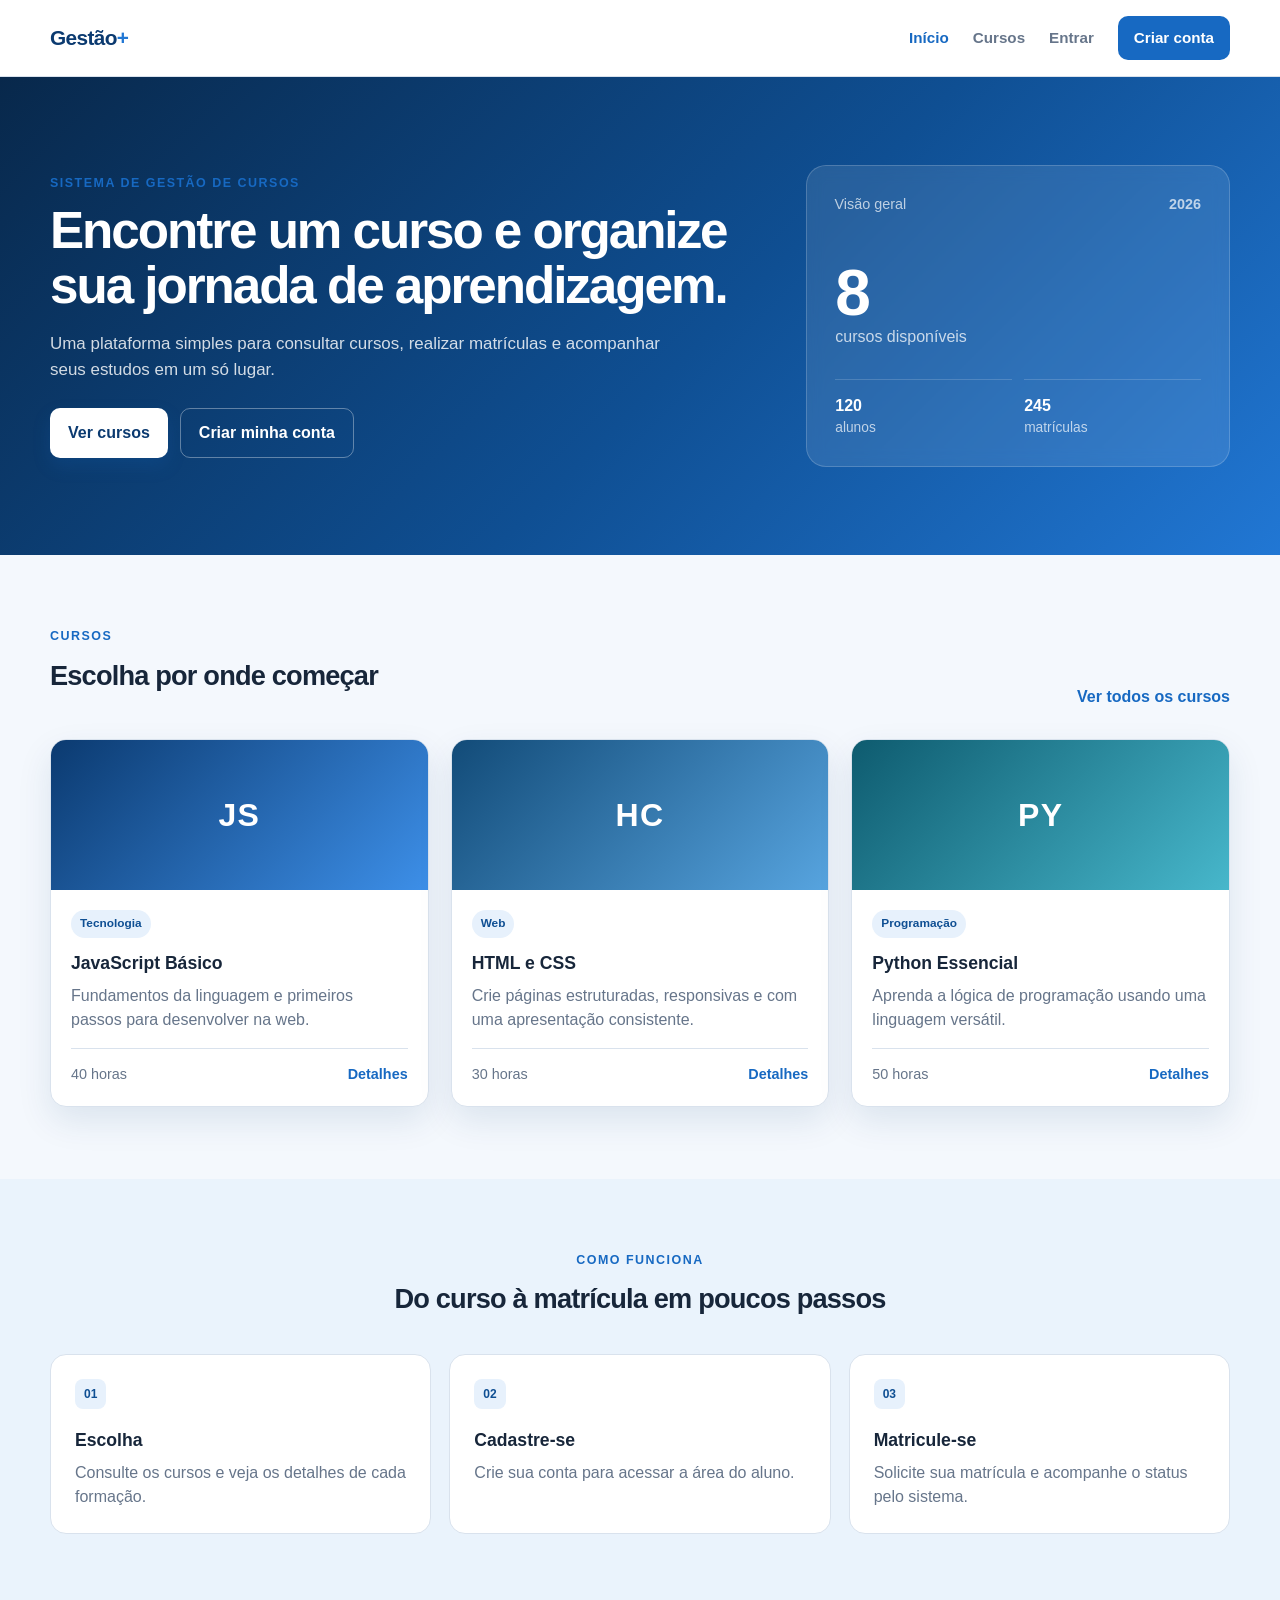
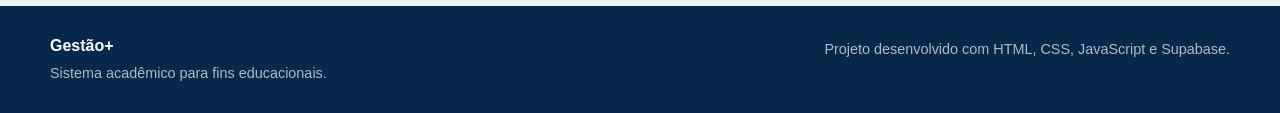
<file: index.html>
<!DOCTYPE html>
<html lang="pt-BR">
<head>
    <meta charset="UTF-8">
    <meta name="viewport" content="width=device-width, initial-scale=1.0">
    <meta name="description" content="Sistema simples de gestão de cursos.">
    <title>Gestão de Cursos | Início</title>
    <link rel="stylesheet" href="css/global.css">
    <link rel="stylesheet" href="css/index.css">
</head>
<body>
    <!-- Cabeçalho principal do site. A navegação ainda é estática nesta primeira versão. -->
    <header class="site-header">
        <div class="container nav-wrapper">
            <a class="brand" href="index.html">Gestão<span>+</span></a>
            <nav class="main-nav" aria-label="Navegação principal">
                <a class="active" href="index.html">Início</a>
                <a href="cursos.html">Cursos</a>
                <a href="login.html">Entrar</a>
                <a class="nav-button" href="cadastro.html">Criar conta</a>
            </nav>
        </div>
    </header>

        <!-- A home foi montada para apresentar o objetivo do sistema e levar o usuário rapidamente para os cursos. -->
<main>
        <section class="hero-section">
            <div class="container hero-grid">
                <div class="hero-content">
                    <p class="eyebrow">SISTEMA DE GESTÃO DE CURSOS</p>
                    <h1>Encontre um curso e organize sua jornada de aprendizagem.</h1>
                    <p class="hero-text">Uma plataforma simples para consultar cursos, realizar matrículas e acompanhar seus estudos em um só lugar.</p>
                    <div class="hero-actions">
                        <a class="button primary" href="cursos.html">Ver cursos</a>
                        <a class="button secondary" href="cadastro.html">Criar minha conta</a>
                    </div>
                </div>
                <div class="hero-card">
                    <div class="hero-card-top">
                        <span>Visão geral</span>
                        <strong>2026</strong>
                    </div>
                    <div class="stat-highlight">
                        <strong>8</strong>
                        <span>cursos disponíveis</span>
                    </div>
                    <div class="mini-stats">
                        <div><strong>120</strong><span>alunos</span></div>
                        <div><strong>245</strong><span>matrículas</span></div>
                    </div>
                </div>
            </div>
        </section>

        <section class="courses-preview section-space">
            <div class="container">
                <div class="section-heading">
                    <div>
                        <p class="eyebrow">CURSOS</p>
                        <h2>Escolha por onde começar</h2>
                    </div>
                    <a class="text-link" href="cursos.html">Ver todos os cursos</a>
                </div>

                <div class="course-grid">
                    <article class="course-card">
                        <div class="course-image blue-one">JS</div>
                        <div class="course-body">
                            <span class="tag">Tecnologia</span>
                            <h3>JavaScript Básico</h3>
                            <p>Fundamentos da linguagem e primeiros passos para desenvolver na web.</p>
                            <div class="course-meta"><span>40 horas</span><a href="curso.html?id=1">Detalhes</a></div>
                        </div>
                    </article>
                    <article class="course-card">
                        <div class="course-image blue-two">HC</div>
                        <div class="course-body">
                            <span class="tag">Web</span>
                            <h3>HTML e CSS</h3>
                            <p>Crie páginas estruturadas, responsivas e com uma apresentação consistente.</p>
                            <div class="course-meta"><span>30 horas</span><a href="curso.html?id=2">Detalhes</a></div>
                        </div>
                    </article>
                    <article class="course-card">
                        <div class="course-image blue-three">PY</div>
                        <div class="course-body">
                            <span class="tag">Programação</span>
                            <h3>Python Essencial</h3>
                            <p>Aprenda a lógica de programação usando uma linguagem versátil.</p>
                            <div class="course-meta"><span>50 horas</span><a href="curso.html?id=3">Detalhes</a></div>
                        </div>
                    </article>
                </div>
            </div>
        </section>

        <section class="how-section section-space">
            <div class="container">
                <div class="section-heading centered">
                    <p class="eyebrow">COMO FUNCIONA</p>
                    <h2>Do curso à matrícula em poucos passos</h2>
                </div>
                <div class="steps-grid">
                    <div class="step-card"><span>01</span><h3>Escolha</h3><p>Consulte os cursos e veja os detalhes de cada formação.</p></div>
                    <div class="step-card"><span>02</span><h3>Cadastre-se</h3><p>Crie sua conta para acessar a área do aluno.</p></div>
                    <div class="step-card"><span>03</span><h3>Matricule-se</h3><p>Solicite sua matrícula e acompanhe o status pelo sistema.</p></div>
                </div>
            </div>
        </section>
    </main>

    <footer class="site-footer">
        <div class="container footer-content">
            <div><strong>Gestão+</strong><p>Sistema acadêmico para fins educacionais.</p></div>
            <p>Projeto desenvolvido com HTML, CSS, JavaScript e Supabase.</p>
        </div>
    </footer>
</body>
</html>
</file>
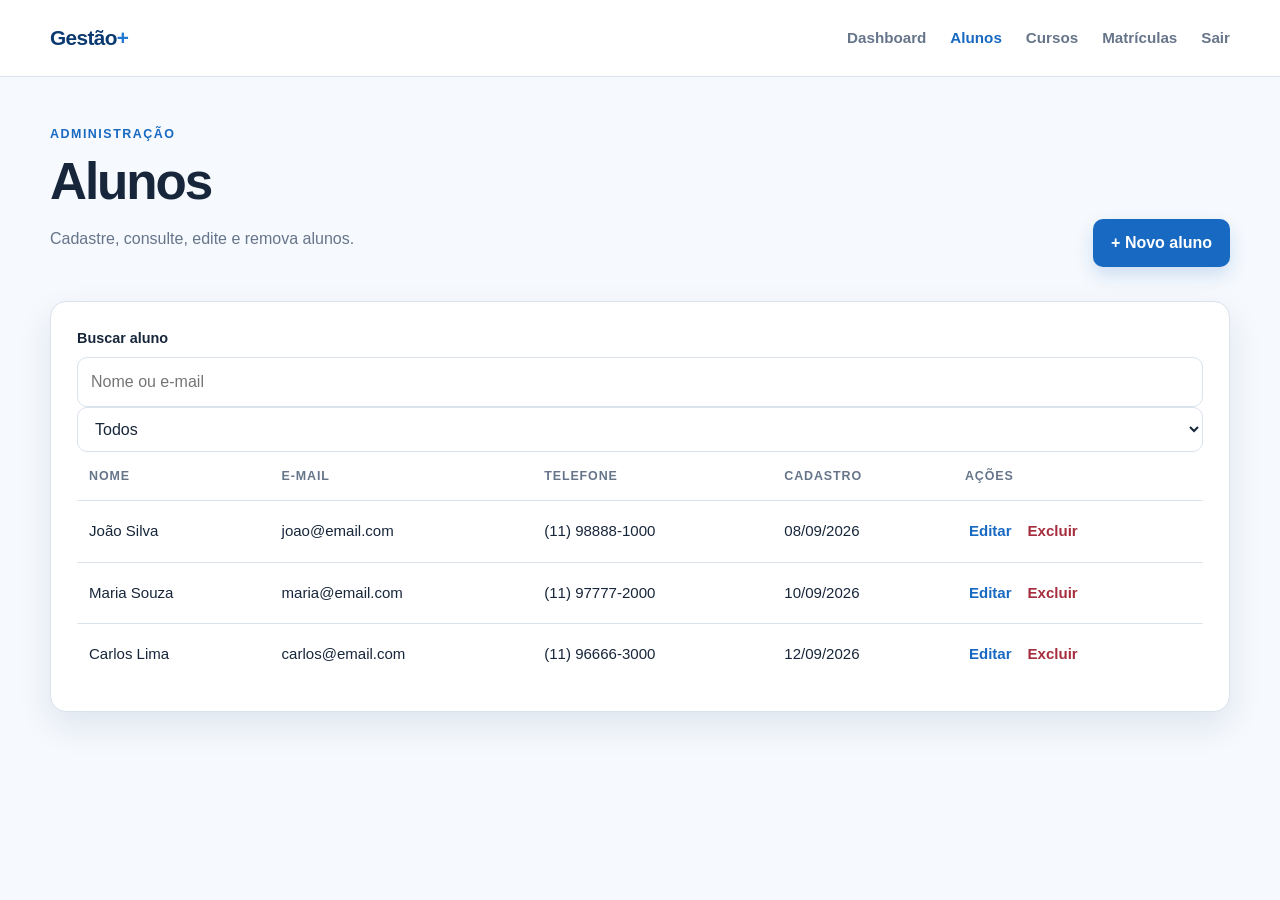
<file: admin-alunos.html>
<!DOCTYPE html>
<html lang="pt-BR">
<head>
    <meta charset="UTF-8">
    <meta name="viewport" content="width=device-width, initial-scale=1.0">
    <title>Gestão de Cursos | Gerenciar Alunos</title>
    <link rel="stylesheet" href="css/global.css">
    <link rel="stylesheet" href="css/admin-alunos.css">
</head>
<body class="dashboard-page admin-page">
    <header class="dashboard-header admin-header"><div class="container dashboard-nav"><a class="brand" href="admin.html">Gestão<span>+</span></a><nav aria-label="Navegação administrativa"><a href="admin.html">Dashboard</a><a class="active" href="admin-alunos.html">Alunos</a><a href="admin-cursos.html">Cursos</a><a href="admin-matriculas.html">Matrículas</a><a href="index.html">Sair</a></nav></div></header>
        <!-- Esta tela concentra as ações do CRUD de alunos em uma tabela simples. -->
<main class="container dashboard-content">
        <section class="page-heading action-heading"><div><p class="eyebrow">ADMINISTRAÇÃO</p><h1>Alunos</h1><p>Cadastre, consulte, edite e remova alunos.</p></div><button class="button primary" type="button">+ Novo aluno</button></section>
        <section class="panel">
            <div class="toolbar"><div class="search-admin"><label for="student-search">Buscar aluno</label><input id="student-search" type="search" placeholder="Nome ou e-mail"></div><select aria-label="Filtrar alunos"><option>Todos</option><option>Ativos</option><option>Inativos</option></select></div>
            <div class="table-wrap"><table class="data-table"><thead><tr><th>Nome</th><th>E-mail</th><th>Telefone</th><th>Cadastro</th><th>Ações</th></tr></thead><tbody><tr><td>João Silva</td><td>joao@email.com</td><td>(11) 98888-1000</td><td>08/09/2026</td><td><div class="table-actions"><button type="button">Editar</button><button type="button" class="danger-text">Excluir</button></div></td></tr><tr><td>Maria Souza</td><td>maria@email.com</td><td>(11) 97777-2000</td><td>10/09/2026</td><td><div class="table-actions"><button type="button">Editar</button><button type="button" class="danger-text">Excluir</button></div></td></tr><tr><td>Carlos Lima</td><td>carlos@email.com</td><td>(11) 96666-3000</td><td>12/09/2026</td><td><div class="table-actions"><button type="button">Editar</button><button type="button" class="danger-text">Excluir</button></div></td></tr></tbody></table></div>
        </section>
    </main>
</body>
</html>
</file>
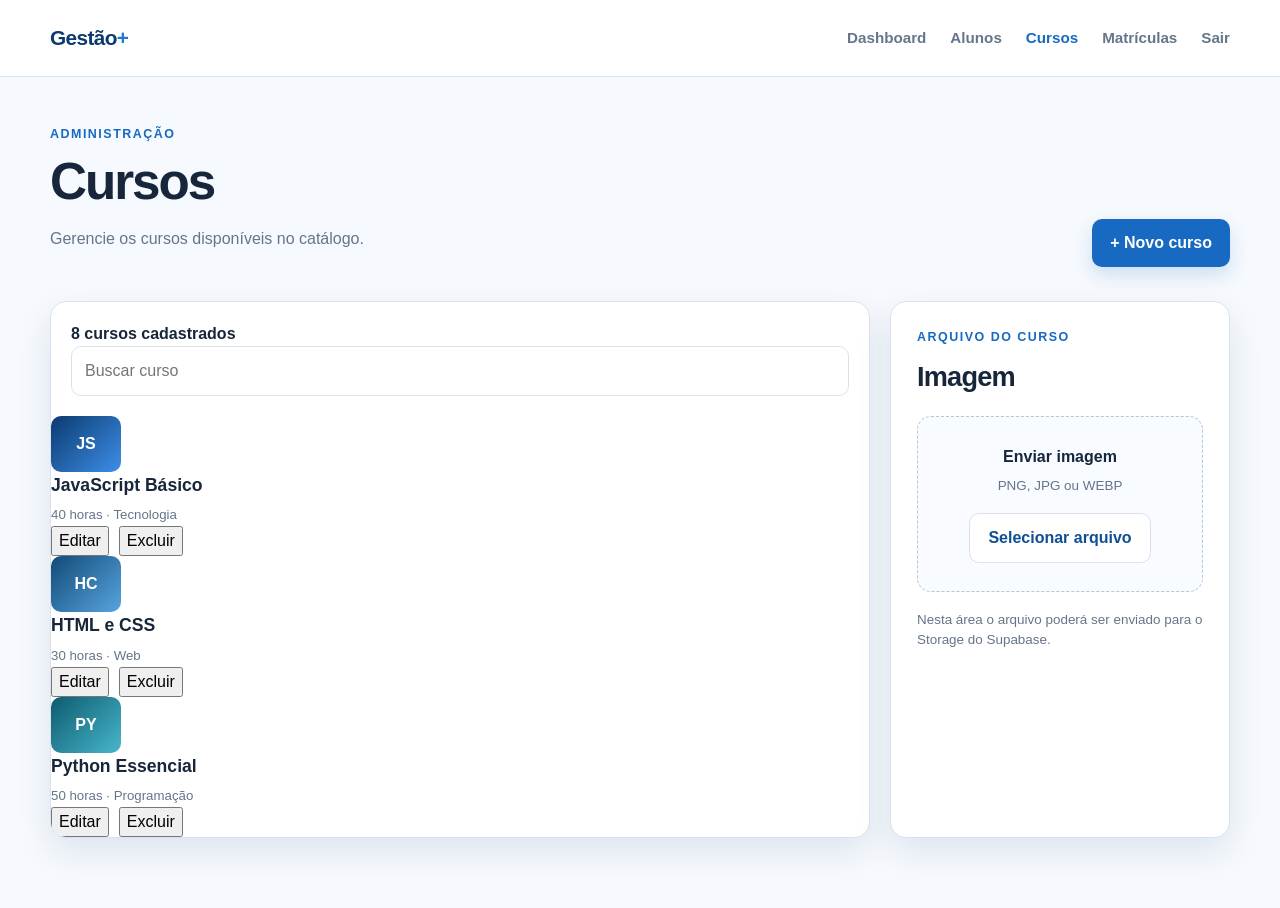
<file: admin-cursos.html>
<!DOCTYPE html>
<html lang="pt-BR">
<head>
    <meta charset="UTF-8">
    <meta name="viewport" content="width=device-width, initial-scale=1.0">
    <title>Gestão de Cursos | Gerenciar Cursos</title>
    <link rel="stylesheet" href="css/global.css">
    <link rel="stylesheet" href="css/admin-cursos.css">
</head>
<body class="dashboard-page admin-page">
    <header class="dashboard-header admin-header"><div class="container dashboard-nav"><a class="brand" href="admin.html">Gestão<span>+</span></a><nav aria-label="Navegação administrativa"><a href="admin.html">Dashboard</a><a href="admin-alunos.html">Alunos</a><a class="active" href="admin-cursos.html">Cursos</a><a href="admin-matriculas.html">Matrículas</a><a href="index.html">Sair</a></nav></div></header>
        <!-- A gestão de cursos também deixa reservado o espaço que será usado pelo Supabase Storage. -->
<main class="container dashboard-content">
        <section class="page-heading action-heading"><div><p class="eyebrow">ADMINISTRAÇÃO</p><h1>Cursos</h1><p>Gerencie os cursos disponíveis no catálogo.</p></div><button class="button primary" type="button">+ Novo curso</button></section>
        <section class="admin-course-layout">
            <div class="panel course-admin-list"><div class="toolbar"><strong>8 cursos cadastrados</strong><input type="search" placeholder="Buscar curso"></div><div class="admin-course-item"><div class="course-thumb blue-one">JS</div><div class="course-info"><h3>JavaScript Básico</h3><span>40 horas · Tecnologia</span></div><div class="course-actions"><button type="button">Editar</button><button type="button" class="danger-text">Excluir</button></div></div><div class="admin-course-item"><div class="course-thumb blue-two">HC</div><div class="course-info"><h3>HTML e CSS</h3><span>30 horas · Web</span></div><div class="course-actions"><button type="button">Editar</button><button type="button" class="danger-text">Excluir</button></div></div><div class="admin-course-item"><div class="course-thumb blue-three">PY</div><div class="course-info"><h3>Python Essencial</h3><span>50 horas · Programação</span></div><div class="course-actions"><button type="button">Editar</button><button type="button" class="danger-text">Excluir</button></div></div></div>
            <aside class="panel upload-panel"><p class="eyebrow">ARQUIVO DO CURSO</p><h2>Imagem</h2><div class="upload-dropzone"><strong>Enviar imagem</strong><span>PNG, JPG ou WEBP</span><button type="button" class="button secondary">Selecionar arquivo</button></div><p class="small-note">Nesta área o arquivo poderá ser enviado para o Storage do Supabase.</p></aside>
        </section>
    </main>
</body>
</html>
</file>
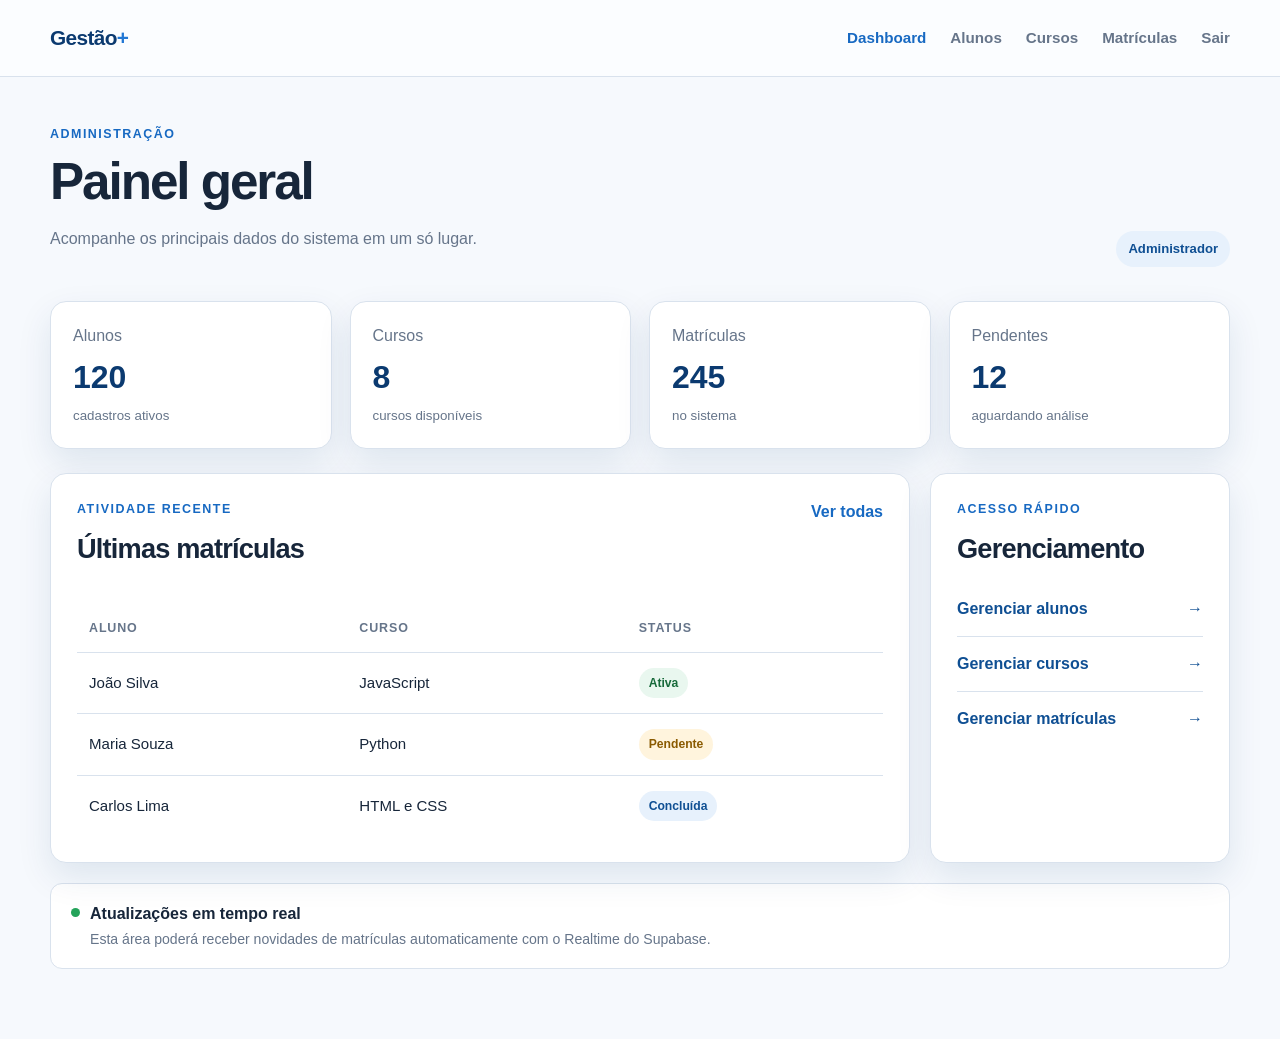
<file: admin.html>
<!DOCTYPE html>
<html lang="pt-BR">
<head>
    <meta charset="UTF-8">
    <meta name="viewport" content="width=device-width, initial-scale=1.0">
    <title>Gestão de Cursos | Admin</title>
    <link rel="stylesheet" href="css/global.css">
    <link rel="stylesheet" href="css/admin.css">
</head>
<body class="dashboard-page admin-page">
    <header class="dashboard-header admin-header"><div class="container dashboard-nav"><a class="brand" href="admin.html">Gestão<span>+</span></a><nav aria-label="Navegação administrativa"><a class="active" href="admin.html">Dashboard</a><a href="admin-alunos.html">Alunos</a><a href="admin-cursos.html">Cursos</a><a href="admin-matriculas.html">Matrículas</a><a href="index.html">Sair</a></nav></div></header>

        <!-- O painel administrativo foi pensado para mostrar os principais números sem deixar a tela carregada. -->
<main class="container dashboard-content">
        <section class="welcome-row"><div><p class="eyebrow">ADMINISTRAÇÃO</p><h1>Painel geral</h1><p>Acompanhe os principais dados do sistema em um só lugar.</p></div><span class="admin-badge">Administrador</span></section>
        <section class="stats-grid four-cols"><div class="stat-card"><span>Alunos</span><strong>120</strong><small>cadastros ativos</small></div><div class="stat-card"><span>Cursos</span><strong>8</strong><small>cursos disponíveis</small></div><div class="stat-card"><span>Matrículas</span><strong>245</strong><small>no sistema</small></div><div class="stat-card"><span>Pendentes</span><strong>12</strong><small>aguardando análise</small></div></section>
        <section class="admin-grid"><div class="panel"><div class="panel-header"><div><p class="eyebrow">ATIVIDADE RECENTE</p><h2>Últimas matrículas</h2></div><a href="admin-matriculas.html">Ver todas</a></div><div class="table-wrap"><table><thead><tr><th>Aluno</th><th>Curso</th><th>Status</th></tr></thead><tbody><tr><td>João Silva</td><td>JavaScript</td><td><span class="status active-status">Ativa</span></td></tr><tr><td>Maria Souza</td><td>Python</td><td><span class="status pending-status">Pendente</span></td></tr><tr><td>Carlos Lima</td><td>HTML e CSS</td><td><span class="status done-status">Concluída</span></td></tr></tbody></table></div></div><aside class="panel quick-panel"><p class="eyebrow">ACESSO RÁPIDO</p><h2>Gerenciamento</h2><a class="quick-link" href="admin-alunos.html">Gerenciar alunos <span>→</span></a><a class="quick-link" href="admin-cursos.html">Gerenciar cursos <span>→</span></a><a class="quick-link" href="admin-matriculas.html">Gerenciar matrículas <span>→</span></a></aside></section>
        <section class="realtime-note"><div><span class="live-dot"></span><strong>Atualizações em tempo real</strong><p>Esta área poderá receber novidades de matrículas automaticamente com o Realtime do Supabase.</p></div></section>
    </main>
</body>
</html>
</file>
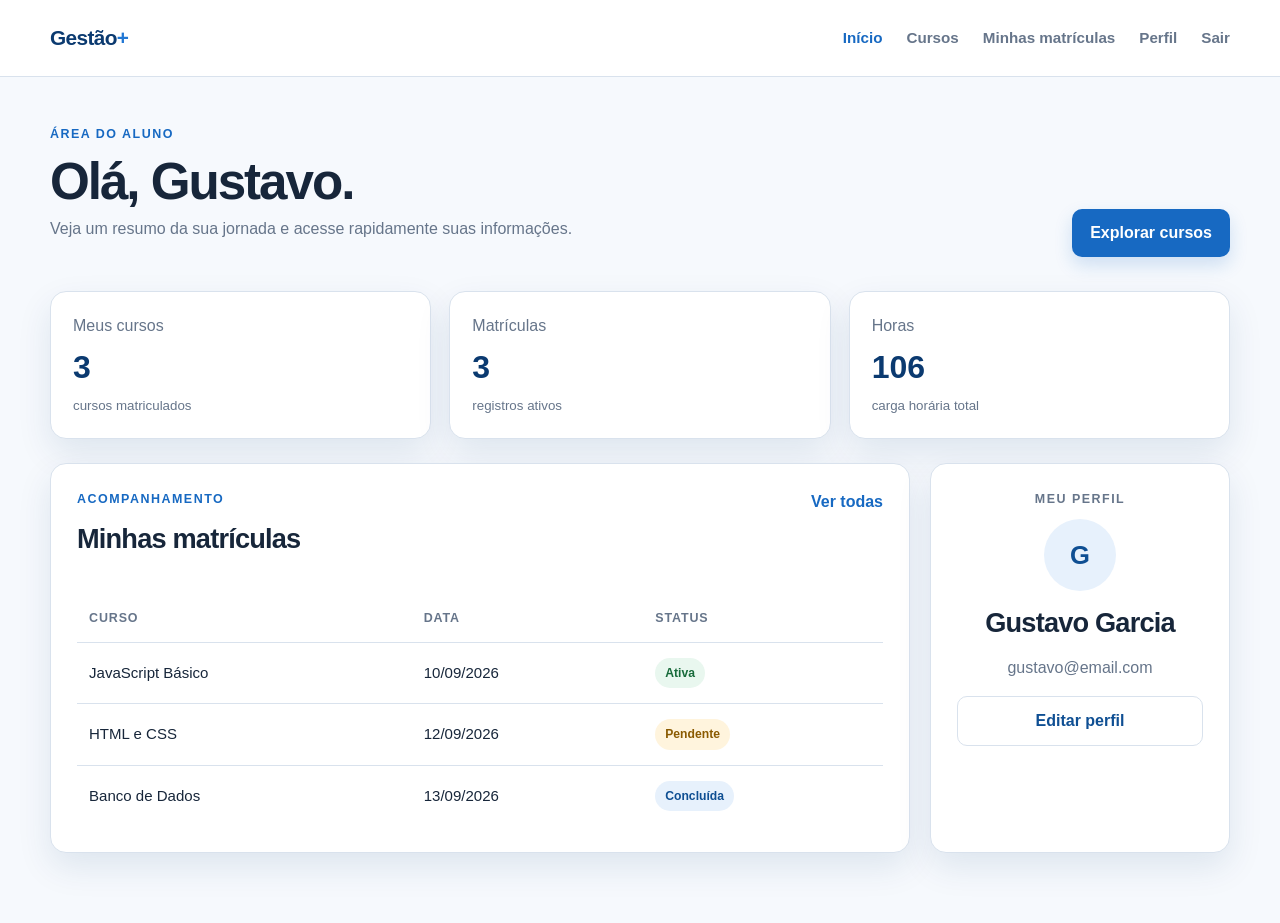
<file: aluno.html>
<!DOCTYPE html>
<html lang="pt-BR">
<head>
    <meta charset="UTF-8">
    <meta name="viewport" content="width=device-width, initial-scale=1.0">
    <title>Gestão de Cursos | Área do Aluno</title>
    <link rel="stylesheet" href="css/global.css">
    <link rel="stylesheet" href="css/aluno.css">
</head>
<body class="dashboard-page">
    <header class="dashboard-header">
        <div class="container dashboard-nav">
            <a class="brand" href="aluno.html">Gestão<span>+</span></a>
            <nav aria-label="Navegação do aluno"><a class="active" href="aluno.html">Início</a><a href="cursos.html">Cursos</a><a href="matriculas.html">Minhas matrículas</a><a href="perfil.html">Perfil</a><a href="index.html">Sair</a></nav>
        </div>
    </header>

        <!-- O dashboard do aluno reúne os dados que depois serão carregados diretamente do Supabase. -->
<main class="container dashboard-content">
        <section class="welcome-row"><div><p class="eyebrow">ÁREA DO ALUNO</p><h1>Olá, Gustavo.</h1><p>Veja um resumo da sua jornada e acesse rapidamente suas informações.</p></div><a class="button primary" href="cursos.html">Explorar cursos</a></section>

        <section class="stats-grid">
            <div class="stat-card"><span>Meus cursos</span><strong>3</strong><small>cursos matriculados</small></div>
            <div class="stat-card"><span>Matrículas</span><strong>3</strong><small>registros ativos</small></div>
            <div class="stat-card"><span>Horas</span><strong>106</strong><small>carga horária total</small></div>
        </section>

        <section class="dashboard-grid">
            <div class="panel large-panel"><div class="panel-header"><div><p class="eyebrow">ACOMPANHAMENTO</p><h2>Minhas matrículas</h2></div><a href="matriculas.html">Ver todas</a></div><div class="table-wrap"><table><thead><tr><th>Curso</th><th>Data</th><th>Status</th></tr></thead><tbody><tr><td>JavaScript Básico</td><td>10/09/2026</td><td><span class="status active-status">Ativa</span></td></tr><tr><td>HTML e CSS</td><td>12/09/2026</td><td><span class="status pending-status">Pendente</span></td></tr><tr><td>Banco de Dados</td><td>13/09/2026</td><td><span class="status done-status">Concluída</span></td></tr></tbody></table></div></div>
            <aside class="panel profile-panel"><p class="eyebrow">MEU PERFIL</p><div class="profile-avatar">G</div><h2>Gustavo Garcia</h2><p>gustavo@email.com</p><a class="button secondary full" href="perfil.html">Editar perfil</a></aside>
        </section>
    </main>
</body>
</html>
</file>
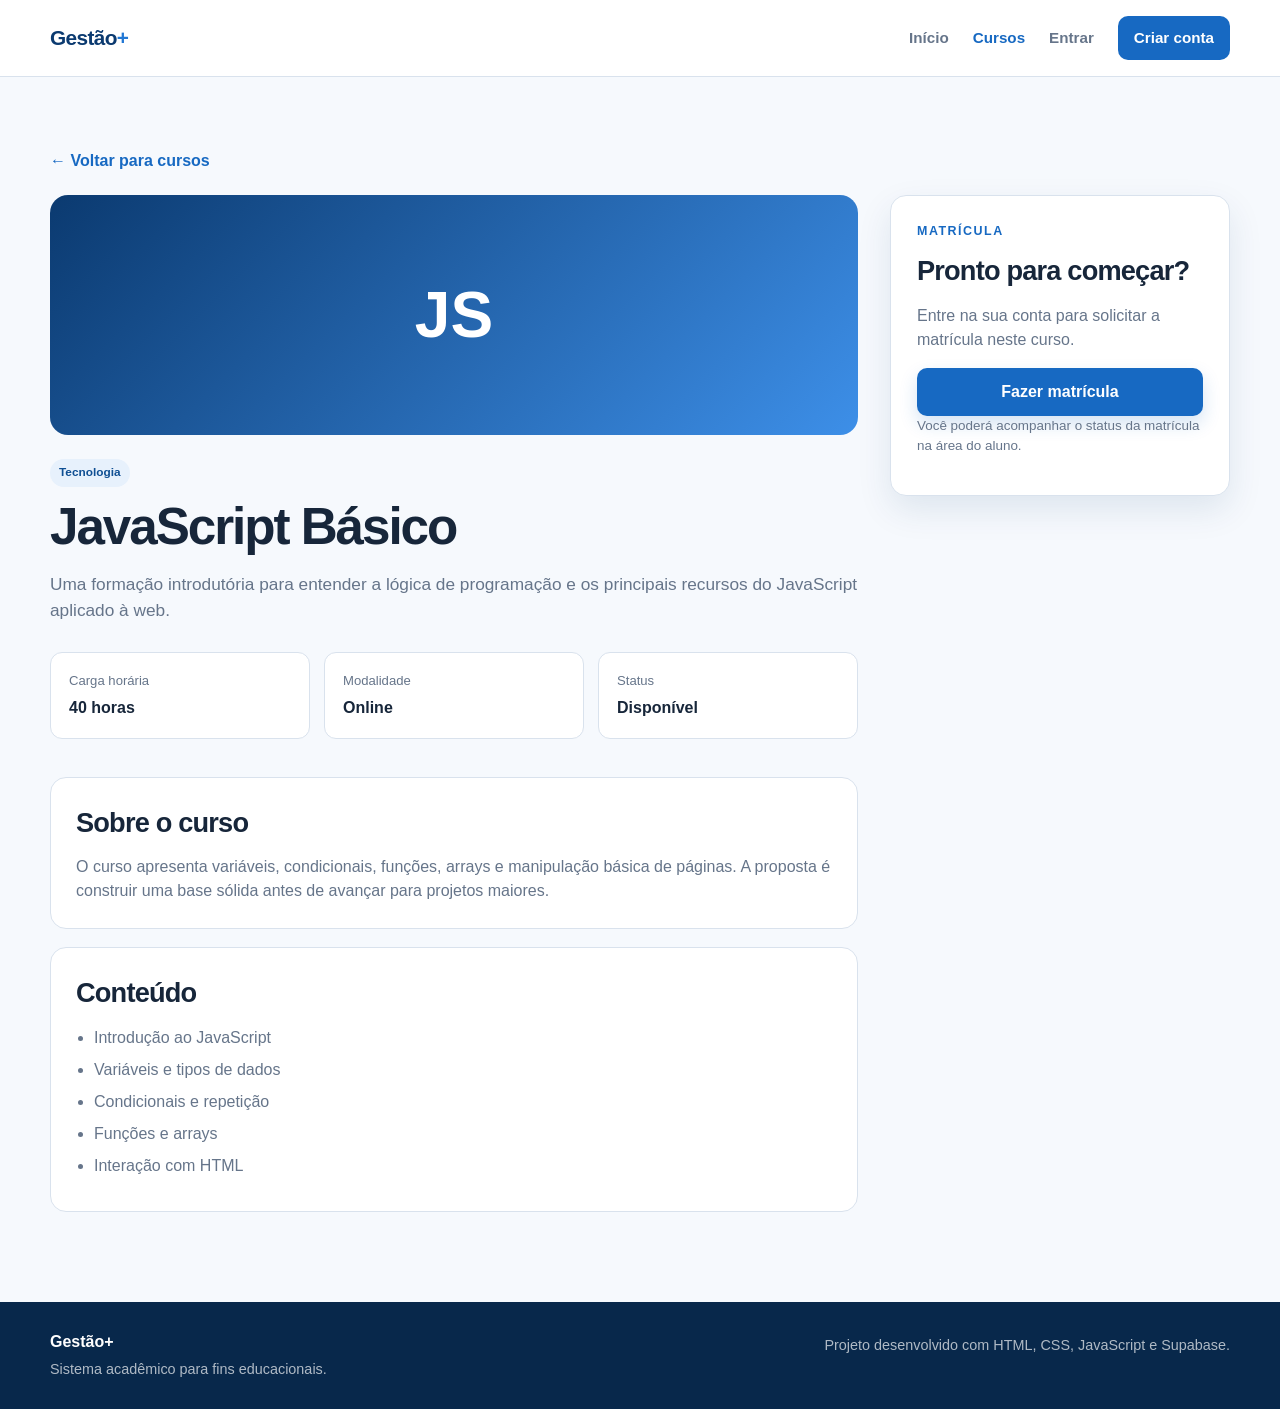
<file: curso.html>
<!DOCTYPE html>
<html lang="pt-BR">
<head>
    <meta charset="UTF-8">
    <meta name="viewport" content="width=device-width, initial-scale=1.0">
    <title>Gestão de Cursos | Detalhes do curso</title>
    <link rel="stylesheet" href="css/global.css">
    <link rel="stylesheet" href="css/curso.css">
</head>
<body>
    <header class="site-header">
        <div class="container nav-wrapper">
            <a class="brand" href="index.html">Gestão<span>+</span></a>
            <nav class="main-nav" aria-label="Navegação principal"><a href="index.html">Início</a><a class="active" href="cursos.html">Cursos</a><a href="login.html">Entrar</a><a class="nav-button" href="cadastro.html">Criar conta</a></nav>
        </div>
    </header>

        <!-- Nesta tela o conteúdo fica concentrado no curso escolhido e no botão de matrícula. -->
<main class="course-detail-page">
        <div class="container section-space">
            <a class="back-link dark" href="cursos.html">← Voltar para cursos</a>
            <div class="detail-layout">
                <section class="detail-main">
                    <div class="detail-banner blue-one">JS</div>
                    <span class="tag">Tecnologia</span>
                    <h1>JavaScript Básico</h1>
                    <p class="lead">Uma formação introdutória para entender a lógica de programação e os principais recursos do JavaScript aplicado à web.</p>

                    <div class="info-cards">
                        <div><span>Carga horária</span><strong>40 horas</strong></div>
                        <div><span>Modalidade</span><strong>Online</strong></div>
                        <div><span>Status</span><strong>Disponível</strong></div>
                    </div>

                    <div class="content-block"><h2>Sobre o curso</h2><p>O curso apresenta variáveis, condicionais, funções, arrays e manipulação básica de páginas. A proposta é construir uma base sólida antes de avançar para projetos maiores.</p></div>
                    <div class="content-block"><h2>Conteúdo</h2><ul class="topic-list"><li>Introdução ao JavaScript</li><li>Variáveis e tipos de dados</li><li>Condicionais e repetição</li><li>Funções e arrays</li><li>Interação com HTML</li></ul></div>
                </section>

                <aside class="enroll-card">
                    <p class="eyebrow">MATRÍCULA</p>
                    <h2>Pronto para começar?</h2>
                    <p>Entre na sua conta para solicitar a matrícula neste curso.</p>
                    <a class="button primary full" href="login.html">Fazer matrícula</a>
                    <p class="small-note">Você poderá acompanhar o status da matrícula na área do aluno.</p>
                </aside>
            </div>
        </div>
    </main>

    <footer class="site-footer"><div class="container footer-content"><div><strong>Gestão+</strong><p>Sistema acadêmico para fins educacionais.</p></div><p>Projeto desenvolvido com HTML, CSS, JavaScript e Supabase.</p></div></footer>
</body>
</html>
</file>
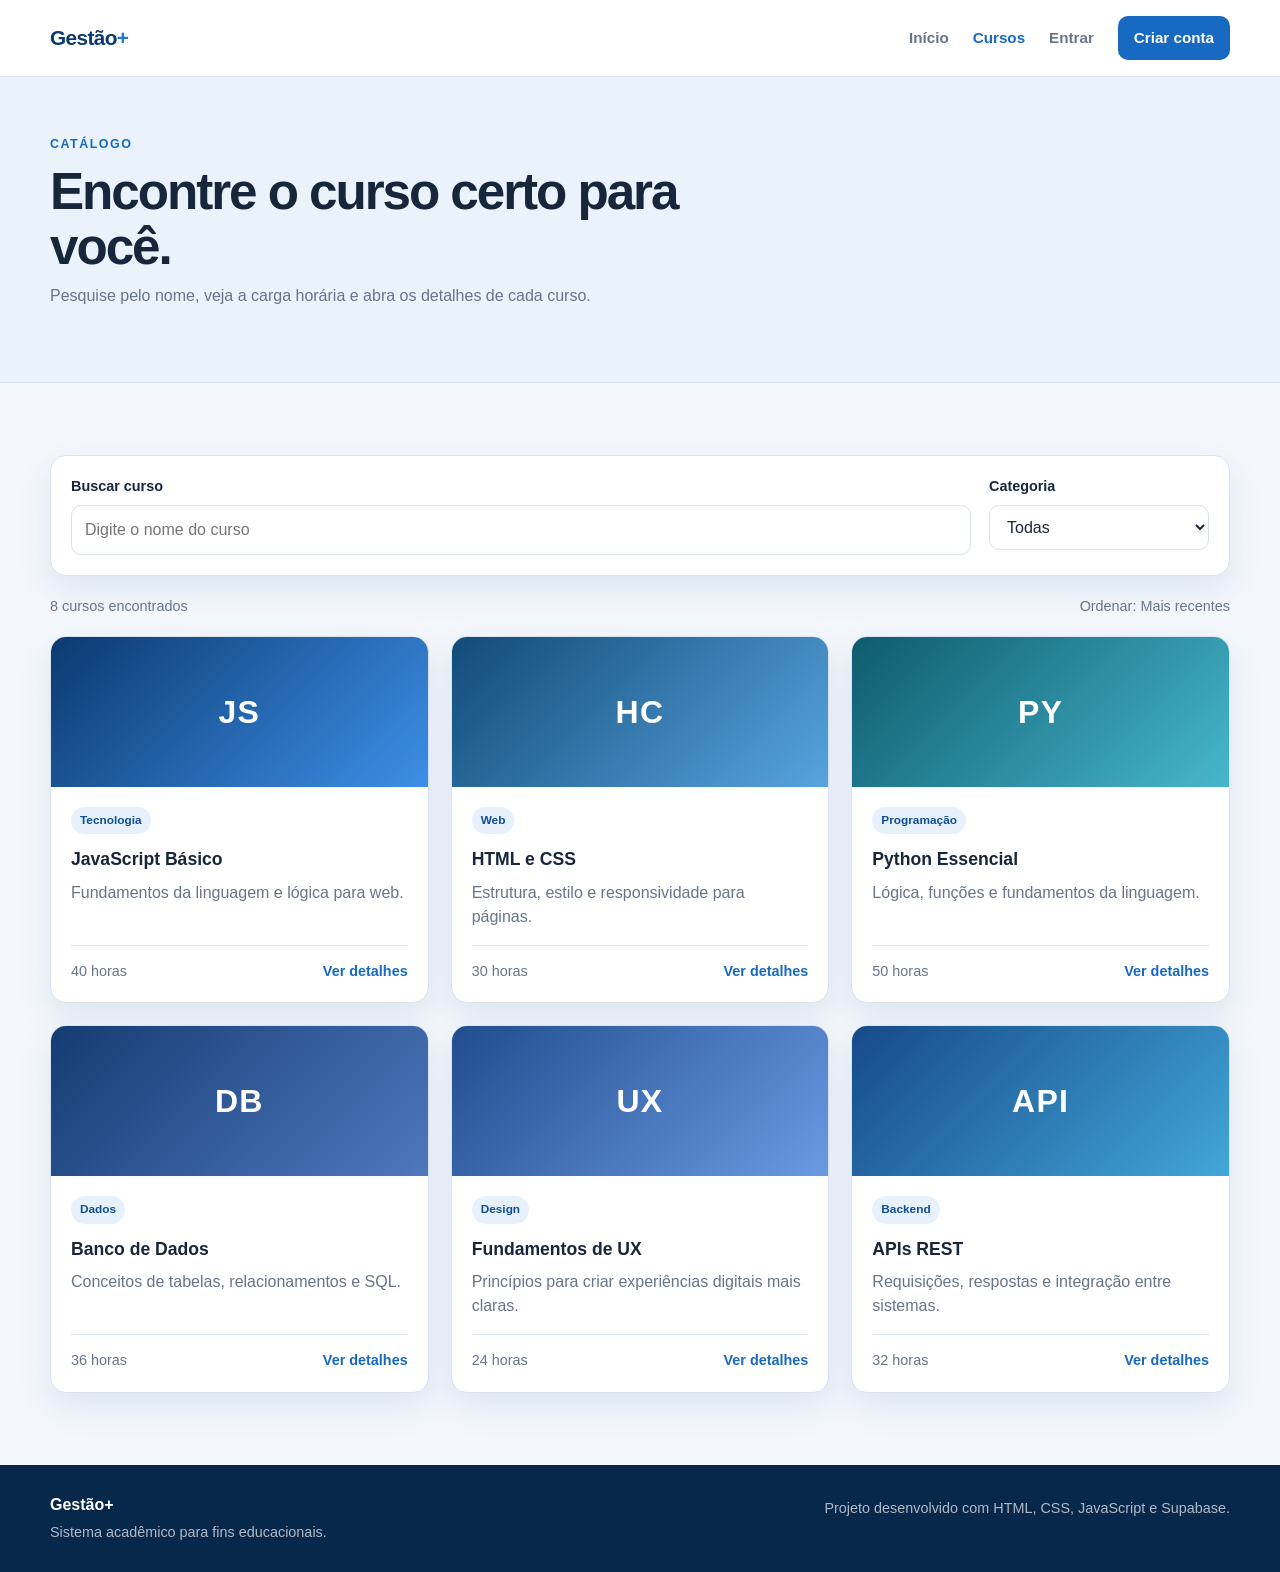
<file: cursos.html>
<!DOCTYPE html>
<html lang="pt-BR">
<head>
    <meta charset="UTF-8">
    <meta name="viewport" content="width=device-width, initial-scale=1.0">
    <title>Gestão de Cursos | Cursos</title>
    <link rel="stylesheet" href="css/global.css">
    <link rel="stylesheet" href="css/cursos.css">
</head>
<body>
    <header class="site-header">
        <div class="container nav-wrapper">
            <a class="brand" href="index.html">Gestão<span>+</span></a>
            <nav class="main-nav" aria-label="Navegação principal">
                <a href="index.html">Início</a>
                <a class="active" href="cursos.html">Cursos</a>
                <a href="login.html">Entrar</a>
                <a class="nav-button" href="cadastro.html">Criar conta</a>
            </nav>
        </div>
    </header>

        <!-- A listagem foi deixada com dados visuais de exemplo para a próxima etapa, quando o Supabase será conectado. -->
<main>
        <section class="page-hero">
            <div class="container">
                <p class="eyebrow">CATÁLOGO</p>
                <h1>Encontre o curso certo para você.</h1>
                <p>Pesquise pelo nome, veja a carga horária e abra os detalhes de cada curso.</p>
            </div>
        </section>

        <section class="catalog-section section-space">
            <div class="container">
                <div class="filters-bar">
                    <div class="search-box">
                        <label for="course-search">Buscar curso</label>
                        <input type="search" id="course-search" placeholder="Digite o nome do curso">
                    </div>
                    <div class="filter-box">
                        <label for="category">Categoria</label>
                        <select id="category">
                            <option>Todas</option>
                            <option>Tecnologia</option>
                            <option>Web</option>
                            <option>Programação</option>
                        </select>
                    </div>
                </div>

                <div class="result-line"><span>8 cursos encontrados</span><span>Ordenar: Mais recentes</span></div>

                <div class="course-grid catalog-grid">
                    <article class="course-card"><div class="course-image blue-one">JS</div><div class="course-body"><span class="tag">Tecnologia</span><h3>JavaScript Básico</h3><p>Fundamentos da linguagem e lógica para web.</p><div class="course-meta"><span>40 horas</span><a href="curso.html?id=1">Ver detalhes</a></div></div></article>
                    <article class="course-card"><div class="course-image blue-two">HC</div><div class="course-body"><span class="tag">Web</span><h3>HTML e CSS</h3><p>Estrutura, estilo e responsividade para páginas.</p><div class="course-meta"><span>30 horas</span><a href="curso.html?id=2">Ver detalhes</a></div></div></article>
                    <article class="course-card"><div class="course-image blue-three">PY</div><div class="course-body"><span class="tag">Programação</span><h3>Python Essencial</h3><p>Lógica, funções e fundamentos da linguagem.</p><div class="course-meta"><span>50 horas</span><a href="curso.html?id=3">Ver detalhes</a></div></div></article>
                    <article class="course-card"><div class="course-image blue-four">DB</div><div class="course-body"><span class="tag">Dados</span><h3>Banco de Dados</h3><p>Conceitos de tabelas, relacionamentos e SQL.</p><div class="course-meta"><span>36 horas</span><a href="curso.html?id=4">Ver detalhes</a></div></div></article>
                    <article class="course-card"><div class="course-image blue-five">UX</div><div class="course-body"><span class="tag">Design</span><h3>Fundamentos de UX</h3><p>Princípios para criar experiências digitais mais claras.</p><div class="course-meta"><span>24 horas</span><a href="curso.html?id=5">Ver detalhes</a></div></div></article>
                    <article class="course-card"><div class="course-image blue-six">API</div><div class="course-body"><span class="tag">Backend</span><h3>APIs REST</h3><p>Requisições, respostas e integração entre sistemas.</p><div class="course-meta"><span>32 horas</span><a href="curso.html?id=6">Ver detalhes</a></div></div></article>
                </div>
            </div>
        </section>
    </main>

    <footer class="site-footer"><div class="container footer-content"><div><strong>Gestão+</strong><p>Sistema acadêmico para fins educacionais.</p></div><p>Projeto desenvolvido com HTML, CSS, JavaScript e Supabase.</p></div></footer>
</body>
</html>
</file>
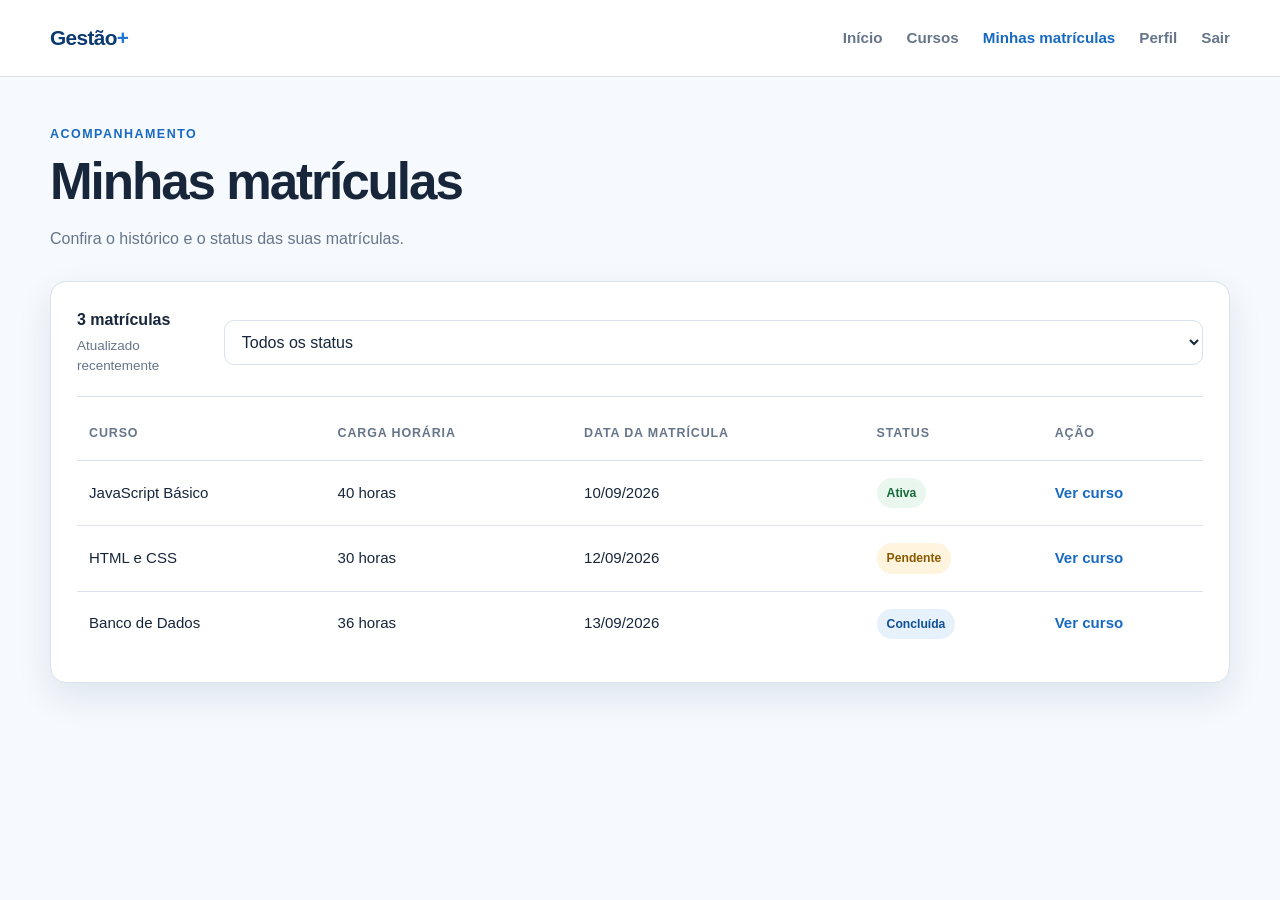
<file: matriculas.html>
<!DOCTYPE html>
<html lang="pt-BR">
<head>
    <meta charset="UTF-8">
    <meta name="viewport" content="width=device-width, initial-scale=1.0">
    <title>Gestão de Cursos | Matrículas</title>
    <link rel="stylesheet" href="css/global.css">
    <link rel="stylesheet" href="css/matriculas.css">
</head>
<body class="dashboard-page">
    <header class="dashboard-header"><div class="container dashboard-nav"><a class="brand" href="aluno.html">Gestão<span>+</span></a><nav aria-label="Navegação do aluno"><a href="aluno.html">Início</a><a href="cursos.html">Cursos</a><a class="active" href="matriculas.html">Minhas matrículas</a><a href="perfil.html">Perfil</a><a href="index.html">Sair</a></nav></div></header>

        <!-- A tabela começa com dados fictícios só para facilitar a construção e os testes da interface. -->
<main class="container dashboard-content">
        <section class="page-heading"><p class="eyebrow">ACOMPANHAMENTO</p><h1>Minhas matrículas</h1><p>Confira o histórico e o status das suas matrículas.</p></section>
        <section class="panel">
            <div class="toolbar"><div><strong>3 matrículas</strong><span class="muted">Atualizado recentemente</span></div><select aria-label="Filtrar por status"><option>Todos os status</option><option>Ativa</option><option>Pendente</option><option>Concluída</option></select></div>
            <div class="table-wrap"><table class="data-table"><thead><tr><th>Curso</th><th>Carga horária</th><th>Data da matrícula</th><th>Status</th><th>Ação</th></tr></thead><tbody><tr><td>JavaScript Básico</td><td>40 horas</td><td>10/09/2026</td><td><span class="status active-status">Ativa</span></td><td><a href="curso.html?id=1">Ver curso</a></td></tr><tr><td>HTML e CSS</td><td>30 horas</td><td>12/09/2026</td><td><span class="status pending-status">Pendente</span></td><td><a href="curso.html?id=2">Ver curso</a></td></tr><tr><td>Banco de Dados</td><td>36 horas</td><td>13/09/2026</td><td><span class="status done-status">Concluída</span></td><td><a href="curso.html?id=4">Ver curso</a></td></tr></tbody></table></div>
        </section>
    </main>
</body>
</html>
</file>
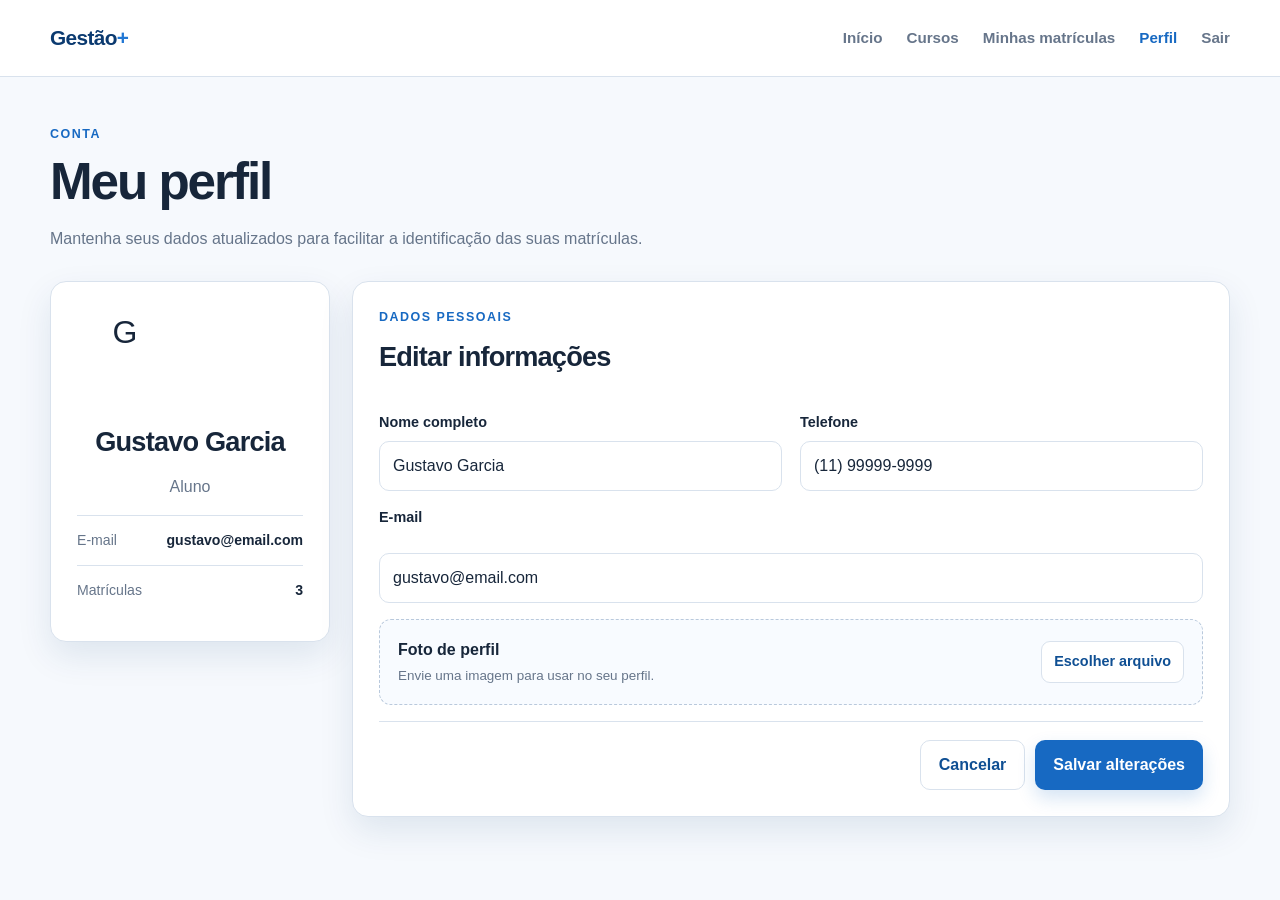
<file: perfil.html>
<!DOCTYPE html>
<html lang="pt-BR">
<head>
    <meta charset="UTF-8">
    <meta name="viewport" content="width=device-width, initial-scale=1.0">
    <title>Gestão de Cursos | Perfil</title>
    <link rel="stylesheet" href="css/global.css">
    <link rel="stylesheet" href="css/perfil.css">
</head>
<body class="dashboard-page">
    <header class="dashboard-header"><div class="container dashboard-nav"><a class="brand" href="aluno.html">Gestão<span>+</span></a><nav aria-label="Navegação do aluno"><a href="aluno.html">Início</a><a href="cursos.html">Cursos</a><a href="matriculas.html">Minhas matrículas</a><a class="active" href="perfil.html">Perfil</a><a href="index.html">Sair</a></nav></div></header>

        <!-- O formulário está pronto para receber futuramente os dados reais do usuário autenticado. -->
<main class="container dashboard-content">
        <section class="page-heading"><p class="eyebrow">CONTA</p><h1>Meu perfil</h1><p>Mantenha seus dados atualizados para facilitar a identificação das suas matrículas.</p></section>
        <section class="profile-layout">
            <aside class="panel profile-summary"><div class="profile-avatar large">G</div><h2>Gustavo Garcia</h2><p>Aluno</p><div class="summary-line"><span>E-mail</span><strong>gustavo@email.com</strong></div><div class="summary-line"><span>Matrículas</span><strong>3</strong></div></aside>
            <section class="panel profile-form-panel">
                <div class="panel-header"><div><p class="eyebrow">DADOS PESSOAIS</p><h2>Editar informações</h2></div></div>
                <form class="profile-form">
                    <div class="form-grid"><div><label for="profile-name">Nome completo</label><input id="profile-name" value="Gustavo Garcia"></div><div><label for="profile-phone">Telefone</label><input id="profile-phone" value="(11) 99999-9999"></div></div>
                    <label for="profile-email">E-mail</label><input id="profile-email" type="email" value="gustavo@email.com">
                    <div class="upload-area"><div><strong>Foto de perfil</strong><p>Envie uma imagem para usar no seu perfil.</p></div><label class="upload-button" for="avatar-file">Escolher arquivo<input type="file" id="avatar-file" accept="image/*"></label></div>
                    <div class="form-actions"><button class="button secondary" type="button">Cancelar</button><button class="button primary" type="submit">Salvar alterações</button></div>
                </form>
            </section>
        </section>
    </main>
</body>
</html>
</file>
<file: css/global.css>
/*
   Estilos que aparecem em várias páginas.
   A ideia aqui é deixar tipografia, botões, cores e componentes básicos com o mesmo padrão.
*/
:root {
    --blue-950: #08284b;
    --blue-900: #0b3a70;
    --blue-800: #0f4f93;
    --blue-700: #1769c2;
    --blue-600: #2177d4;
    --blue-500: #3d8fe8;
    --blue-100: #e7f1fc;
    --blue-50: #f4f8fd;
    --ink: #17263a;
    --muted: #66758a;
    --line: #d9e2ed;
    --white: #ffffff;
    --success-bg: #e9f7ef;
    --success-text: #176a3a;
    --warning-bg: #fff4dd;
    --warning-text: #8a5a00;
    --danger-bg: #fdebed;
    --danger-text: #a62d3d;
    --shadow: 0 14px 34px rgba(11, 58, 112, 0.10);
    --radius: 16px;
}

* { box-sizing: border-box; }
html { scroll-behavior: smooth; }
body {
    margin: 0;
    font-family: Arial, Helvetica, sans-serif;
    color: var(--ink);
    background: var(--blue-50);
    line-height: 1.5;
}
a { color: inherit; text-decoration: none; }
button, input, select, textarea { font: inherit; }
button { cursor: pointer; }
.container { width: min(1180px, calc(100% - 40px)); margin: 0 auto; }
.section-space { padding: 72px 0; }

.site-header, .dashboard-header {
    background: rgba(255, 255, 255, 0.97);
    border-bottom: 1px solid var(--line);
    position: sticky;
    top: 0;
    z-index: 10;
}
.nav-wrapper, .dashboard-nav { min-height: 76px; display: flex; align-items: center; justify-content: space-between; gap: 24px; }
.brand { font-weight: 800; font-size: 1.3rem; color: var(--blue-900); letter-spacing: -0.03em; }
.brand span { color: var(--blue-600); }
.main-nav, .dashboard-nav nav { display: flex; align-items: center; gap: 24px; }
.main-nav a, .dashboard-nav nav a { color: var(--muted); font-weight: 600; font-size: 0.95rem; }
.main-nav a:hover, .main-nav a.active, .dashboard-nav nav a:hover, .dashboard-nav nav a.active { color: var(--blue-700); }
.nav-button { background: var(--blue-700); color: white !important; padding: 11px 16px; border-radius: 10px; }

.button {
    border: 0;
    border-radius: 10px;
    padding: 12px 18px;
    display: inline-flex;
    align-items: center;
    justify-content: center;
    font-weight: 700;
    transition: transform .2s ease, box-shadow .2s ease, background .2s ease;
}
.button:hover { transform: translateY(-1px); }
.button.primary { background: var(--blue-700); color: white; box-shadow: 0 8px 18px rgba(23, 105, 194, .18); }
.button.primary:hover { background: var(--blue-800); }
.button.secondary { background: white; color: var(--blue-800); border: 1px solid var(--line); }
.button.secondary:hover { border-color: var(--blue-500); }
.button.full { width: 100%; }

.eyebrow { margin: 0 0 10px; color: var(--blue-700); font-size: .78rem; font-weight: 800; letter-spacing: .12em; }
.eyebrow.light { color: #b9dcff; }
h1, h2, h3, p { margin-top: 0; }
h1 { font-size: clamp(2rem, 4vw, 3.5rem); line-height: 1.08; letter-spacing: -.04em; margin-bottom: 18px; }
h2 { font-size: 1.7rem; letter-spacing: -.03em; margin-bottom: 12px; }
h3 { font-size: 1.1rem; margin-bottom: 8px; }
.text-link, .panel-header a, .course-meta a, .data-table a { color: var(--blue-700); font-weight: 700; }
.back-link { display: inline-flex; color: rgba(255,255,255,.82); font-weight: 600; }
.back-link.dark { color: var(--blue-700); margin-bottom: 22px; }

.course-grid { display: grid; grid-template-columns: repeat(3, 1fr); gap: 22px; }
.course-card { background: white; border: 1px solid var(--line); border-radius: var(--radius); overflow: hidden; box-shadow: var(--shadow); }
.course-image, .detail-banner, .course-thumb { display: flex; align-items: center; justify-content: center; color: white; font-weight: 800; background: linear-gradient(135deg, var(--blue-900), var(--blue-500)); }
.course-image { height: 150px; font-size: 2rem; letter-spacing: .04em; }
.course-body { padding: 20px; }
.course-body p { color: var(--muted); min-height: 48px; }
.course-meta { display: flex; align-items: center; justify-content: space-between; gap: 12px; border-top: 1px solid var(--line); padding-top: 15px; margin-top: 14px; color: var(--muted); font-size: .9rem; }
.tag { display: inline-flex; background: var(--blue-100); color: var(--blue-800); border-radius: 999px; padding: 5px 9px; font-size: .74rem; font-weight: 800; margin-bottom: 12px; }
.blue-two { background: linear-gradient(135deg, #124b78, #57a4df); }
.blue-three { background: linear-gradient(135deg, #0e5b6f, #47b7cb); }
.blue-four { background: linear-gradient(135deg, #143c73, #4f78bd); }
.blue-five { background: linear-gradient(135deg, #214d8f, #6b9ae3); }
.blue-six { background: linear-gradient(135deg, #164a8a, #42a6d8); }

.panel { background: white; border: 1px solid var(--line); border-radius: var(--radius); box-shadow: var(--shadow); padding: 26px; }
.panel-header { display: flex; align-items: flex-start; justify-content: space-between; gap: 20px; margin-bottom: 22px; }
.table-wrap { overflow-x: auto; }
table { width: 100%; border-collapse: collapse; }
th, td { text-align: left; padding: 15px 12px; border-bottom: 1px solid var(--line); white-space: nowrap; }
th { color: var(--muted); font-size: .78rem; text-transform: uppercase; letter-spacing: .07em; }
td { font-size: .94rem; }
tr:last-child td { border-bottom: 0; }
.status { display: inline-flex; border-radius: 999px; padding: 6px 10px; font-size: .76rem; font-weight: 800; }
.active-status { background: var(--success-bg); color: var(--success-text); }
.pending-status { background: var(--warning-bg); color: var(--warning-text); }
.done-status { background: var(--blue-100); color: var(--blue-800); }

.form-grid { display: grid; grid-template-columns: 1fr 1fr; gap: 18px; }
label { display: block; margin-bottom: 8px; font-weight: 700; font-size: .9rem; }
input, select, textarea {
    width: 100%;
    border: 1px solid var(--line);
    border-radius: 10px;
    background: white;
    padding: 12px 13px;
    color: var(--ink);
    outline: none;
}
input:focus, select:focus, textarea:focus { border-color: var(--blue-500); box-shadow: 0 0 0 3px rgba(61, 143, 232, .12); }

.site-footer { background: var(--blue-950); color: white; padding: 28px 0; }
.footer-content { display: flex; justify-content: space-between; align-items: flex-start; gap: 24px; }
.footer-content p { color: rgba(255,255,255,.68); margin: 5px 0 0; font-size: .9rem; }
.small-note, .muted { color: var(--muted); font-size: .84rem; }
.dashboard-page { background: #f6f9fd; min-height: 100vh; }
.dashboard-content { padding: 48px 0 70px; }
.page-heading { margin-bottom: 30px; }
.page-heading p:last-child, .welcome-row p:last-child { color: var(--muted); }
.welcome-row, .action-heading { display: flex; justify-content: space-between; align-items: flex-end; gap: 24px; margin-bottom: 34px; }
.stats-grid { display: grid; grid-template-columns: repeat(3, 1fr); gap: 18px; margin-bottom: 24px; }
.stats-grid.four-cols { grid-template-columns: repeat(4, 1fr); }
.stat-card { background: white; border: 1px solid var(--line); border-radius: var(--radius); padding: 22px; box-shadow: var(--shadow); }
.stat-card span, .stat-card small { display: block; color: var(--muted); }
.stat-card strong { display: block; font-size: 2rem; margin: 5px 0; color: var(--blue-900); }

@media (max-width: 900px) {
    .course-grid, .stats-grid, .stats-grid.four-cols { grid-template-columns: 1fr 1fr; }
    .hero-grid, .dashboard-grid, .admin-grid, .profile-layout, .detail-layout, .admin-course-layout { grid-template-columns: 1fr !important; }
    .main-nav, .dashboard-nav nav { gap: 14px; flex-wrap: wrap; justify-content: flex-end; }
    .nav-wrapper, .dashboard-nav { align-items: flex-start; padding: 16px 0; }
}

@media (max-width: 640px) {
    .container { width: min(100% - 26px, 1180px); }
    .course-grid, .stats-grid, .stats-grid.four-cols, .form-grid { grid-template-columns: 1fr; }
    .main-nav a:nth-child(1), .dashboard-nav nav a:nth-child(1) { display: none; }
    .nav-button { display: none; }
    .footer-content, .welcome-row, .action-heading { flex-direction: column; align-items: flex-start; }
    h1 { font-size: 2.3rem; }
}
</file>
<file: css/index.css>
/* A página inicial recebe mais destaque visual porque é o primeiro contato com o sistema. */
.hero-section { background: linear-gradient(135deg, #08284b 0%, #0f4f93 55%, #2177d4 100%); color: white; padding: 88px 0; }
.hero-grid { display: grid; grid-template-columns: 1.25fr .75fr; align-items: center; gap: 50px; }
.hero-content h1 { max-width: 720px; }
.hero-text { color: rgba(255,255,255,.82); max-width: 650px; font-size: 1.06rem; }
.hero-actions { display: flex; flex-wrap: wrap; gap: 12px; margin-top: 26px; }
.hero-section .button.primary { background: white; color: var(--blue-900); }
.hero-section .button.secondary { background: transparent; color: white; border-color: rgba(255,255,255,.35); }
.hero-card { background: rgba(255,255,255,.10); border: 1px solid rgba(255,255,255,.18); border-radius: 20px; padding: 28px; backdrop-filter: blur(8px); }
.hero-card-top { display: flex; justify-content: space-between; color: rgba(255,255,255,.7); font-size: .9rem; }
.stat-highlight { margin: 45px 0 30px; }
.stat-highlight strong { display: block; font-size: 4rem; line-height: 1; }
.stat-highlight span { color: rgba(255,255,255,.75); }
.mini-stats { display: grid; grid-template-columns: 1fr 1fr; gap: 12px; }
.mini-stats div { border-top: 1px solid rgba(255,255,255,.16); padding-top: 14px; }
.mini-stats strong, .mini-stats span { display: block; }
.mini-stats span { color: rgba(255,255,255,.7); font-size: .86rem; }
.section-heading { display: flex; justify-content: space-between; align-items: flex-end; gap: 18px; margin-bottom: 30px; }
.section-heading.centered { display: block; text-align: center; max-width: 720px; margin: 0 auto 34px; }
.how-section { background: #eaf3fc; }
.steps-grid { display: grid; grid-template-columns: repeat(3, 1fr); gap: 18px; }
.step-card { background: white; border: 1px solid var(--line); border-radius: var(--radius); padding: 24px; }
.step-card > span { display: inline-flex; background: var(--blue-100); color: var(--blue-800); padding: 6px 9px; border-radius: 8px; font-size: .75rem; font-weight: 800; margin-bottom: 18px; }
.step-card p { color: var(--muted); margin-bottom: 0; }
@media (max-width: 900px) { .steps-grid { grid-template-columns: 1fr; } }
</file>
<file: css/admin-alunos.css>
/* A área de alunos prioriza tabela, filtros e ações de CRUD. */
.search-admin { min-width: min(420px, 100%); }
.search-admin label { margin-bottom: 7px; }
.table-actions { display: flex; gap: 8px; }
.table-actions button, .course-actions button { border: 0; background: transparent; color: var(--blue-700); font-weight: 700; padding: 4px; }
.table-actions .danger-text, .course-actions .danger-text { color: var(--danger-text); }
@media (max-width: 640px) { .search-admin { min-width: 0; width: 100%; } }
</file>
<file: css/admin-cursos.css>
/* Na gestão de cursos, a lista fica de um lado e o espaço de upload do outro. */
.admin-course-layout { display: grid; grid-template-columns: 1fr 340px; gap: 20px; align-items: start; }
.course-admin-list { padding: 0; overflow: hidden; }
.course-admin-list .toolbar { padding: 20px; margin: 0; }
.course-admin-item { display: grid; grid-template-columns: 70px 1fr auto; align-items: center; gap: 16px; padding: 18px 20px; border-top: 1px solid var(--line); }
.course-thumb { width: 70px; height: 56px; border-radius: 10px; }
.course-info h3 { margin-bottom: 4px; }
.course-info span { color: var(--muted); font-size: .83rem; }
.course-actions { display: flex; gap: 10px; }
.upload-panel { min-height: 100%; }
.upload-dropzone { margin: 18px 0; border: 1px dashed #b4c6db; border-radius: 14px; background: #f8fbff; padding: 28px 18px; display: flex; flex-direction: column; align-items: center; text-align: center; gap: 7px; }
.upload-dropzone span { color: var(--muted); font-size: .84rem; margin-bottom: 10px; }
@media (max-width: 640px) { .course-admin-item { grid-template-columns: 56px 1fr; } .course-actions { grid-column: 2; } .course-thumb { width: 56px; } }
</file>
<file: css/admin.css>
/* O admin usa a mesma base do aluno, mas com indicadores rápidos e atalhos de gerenciamento. */
.admin-header { background: #fbfdff; }
.admin-badge { background: var(--blue-100); color: var(--blue-800); border-radius: 999px; padding: 8px 12px; font-weight: 800; font-size: .82rem; }
.admin-grid { display: grid; grid-template-columns: 1fr 300px; gap: 20px; }
.quick-panel { display: flex; flex-direction: column; }
.quick-link { display: flex; justify-content: space-between; gap: 14px; padding: 15px 0; border-bottom: 1px solid var(--line); color: var(--blue-800); font-weight: 700; }
.quick-link:last-child { border-bottom: 0; }
.realtime-note { margin-top: 20px; padding: 18px 20px; background: white; border: 1px solid var(--line); border-radius: 12px; }
.realtime-note > div { display: grid; grid-template-columns: auto 1fr; column-gap: 10px; }
.realtime-note p { grid-column: 2; color: var(--muted); margin: 3px 0 0; font-size: .88rem; }
.live-dot, .live-indicator i { width: 9px; height: 9px; background: #24a35a; border-radius: 50%; display: inline-block; margin-top: 6px; }
@media (max-width: 900px) { .admin-grid { grid-template-columns: 1fr; } }
</file>
<file: css/aluno.css>
/* Dashboard do aluno: cartões simples e bastante espaço em branco para os dados respirarem. */
.welcome-row h1 { margin-bottom: 8px; }
.stats-grid { margin-bottom: 24px; }
.dashboard-grid { display: grid; grid-template-columns: 1fr 300px; gap: 20px; }
.large-panel { min-width: 0; }
.profile-panel { text-align: center; }
.profile-avatar { width: 72px; height: 72px; border-radius: 50%; background: var(--blue-100); color: var(--blue-800); display: inline-flex; align-items: center; justify-content: center; font-size: 1.6rem; font-weight: 800; margin-bottom: 12px; }
.profile-panel p { color: var(--muted); }
@media (max-width: 900px) { .dashboard-grid { grid-template-columns: 1fr; } }
</file>
<file: css/curso.css>
/* Página de detalhes: o conteúdo ocupa mais espaço e a matrícula fica destacada na lateral. */
.course-detail-page { background: #f6f9fd; }
.detail-layout { display: grid; grid-template-columns: 1fr 340px; gap: 32px; align-items: start; }
.detail-banner { height: 240px; border-radius: 18px; margin-bottom: 24px; font-size: 4rem; }
.detail-main .lead { color: var(--muted); font-size: 1.08rem; max-width: 820px; }
.info-cards { display: grid; grid-template-columns: repeat(3, 1fr); gap: 14px; margin: 28px 0 38px; }
.info-cards div { background: white; border: 1px solid var(--line); border-radius: 12px; padding: 18px; }
.info-cards span, .info-cards strong { display: block; }
.info-cards span { color: var(--muted); font-size: .82rem; }
.info-cards strong { margin-top: 5px; }
.content-block { background: white; border: 1px solid var(--line); border-radius: var(--radius); padding: 25px; margin-bottom: 18px; }
.content-block p { color: var(--muted); margin-bottom: 0; }
.topic-list { margin: 0; padding-left: 18px; color: var(--muted); }
.topic-list li { margin-bottom: 8px; }
.enroll-card { background: white; border: 1px solid var(--line); border-radius: var(--radius); padding: 26px; box-shadow: var(--shadow); position: sticky; top: 105px; }
.enroll-card > p:not(.eyebrow):not(.small-note) { color: var(--muted); }
@media (max-width: 900px) { .info-cards { grid-template-columns: 1fr; } .enroll-card { position: static; } }
</file>
<file: css/cursos.css>
/* Aqui o foco é facilitar a busca visual dos cursos e deixar os filtros fáceis de encontrar. */
.page-hero { background: #eaf3fc; padding: 58px 0; border-bottom: 1px solid var(--line); }
.page-hero h1 { max-width: 760px; margin-bottom: 10px; }
.page-hero p:last-child { max-width: 680px; color: var(--muted); }
.filters-bar { background: white; border: 1px solid var(--line); border-radius: var(--radius); padding: 20px; display: grid; grid-template-columns: 1fr 220px; gap: 18px; margin-bottom: 20px; box-shadow: var(--shadow); }
.search-box label, .filter-box label { margin-bottom: 7px; }
.result-line { display: flex; justify-content: space-between; gap: 14px; color: var(--muted); font-size: .9rem; margin-bottom: 18px; }
.catalog-grid { grid-template-columns: repeat(3, 1fr); }
@media (max-width: 900px) { .catalog-grid { grid-template-columns: 1fr 1fr; } .filters-bar { grid-template-columns: 1fr; } }
@media (max-width: 640px) { .catalog-grid { grid-template-columns: 1fr; } .result-line { flex-direction: column; } }
</file>
<file: css/matriculas.css>
/* A tabela de matrículas foi pensada para poder crescer quando o banco começar a retornar dados reais. */
.toolbar { display: flex; justify-content: space-between; align-items: center; gap: 18px; padding-bottom: 20px; border-bottom: 1px solid var(--line); margin-bottom: 10px; }
.toolbar > div { display: flex; flex-direction: column; gap: 4px; }
.data-table td, .data-table th { padding-top: 17px; padding-bottom: 17px; }
@media (max-width: 640px) { .toolbar { flex-direction: column; align-items: stretch; } }
</file>
<file: css/perfil.css>
/* Nesta página, o resumo fica separado do formulário para o aluno entender rapidamente qual conta está editando. */
.profile-layout { display: grid; grid-template-columns: 280px 1fr; gap: 22px; align-items: start; }
.profile-summary { text-align: center; }
.profile-avatar.large { width: 96px; height: 96px; font-size: 2rem; margin-bottom: 18px; }
.profile-summary > p { color: var(--muted); }
.summary-line { display: flex; justify-content: space-between; gap: 16px; border-top: 1px solid var(--line); padding: 14px 0; text-align: left; font-size: .88rem; }
.summary-line:first-of-type { margin-top: 22px; }
.summary-line span { color: var(--muted); }
.profile-form-panel { min-width: 0; }
.profile-form { display: grid; gap: 16px; }
.upload-area { border: 1px dashed #b9c9dc; border-radius: 12px; padding: 18px; display: flex; justify-content: space-between; align-items: center; gap: 18px; background: #f8fbff; }
.upload-area p { margin: 4px 0 0; color: var(--muted); font-size: .84rem; }
.upload-button { margin: 0; background: white; border: 1px solid var(--line); border-radius: 9px; padding: 9px 12px; color: var(--blue-800); }
.upload-button input { display: none; }
.form-actions { display: flex; justify-content: flex-end; gap: 10px; border-top: 1px solid var(--line); padding-top: 18px; }
@media (max-width: 900px) { .profile-layout { grid-template-columns: 1fr; } }
@media (max-width: 640px) { .upload-area, .form-actions { flex-direction: column; align-items: stretch; } }
</file>
